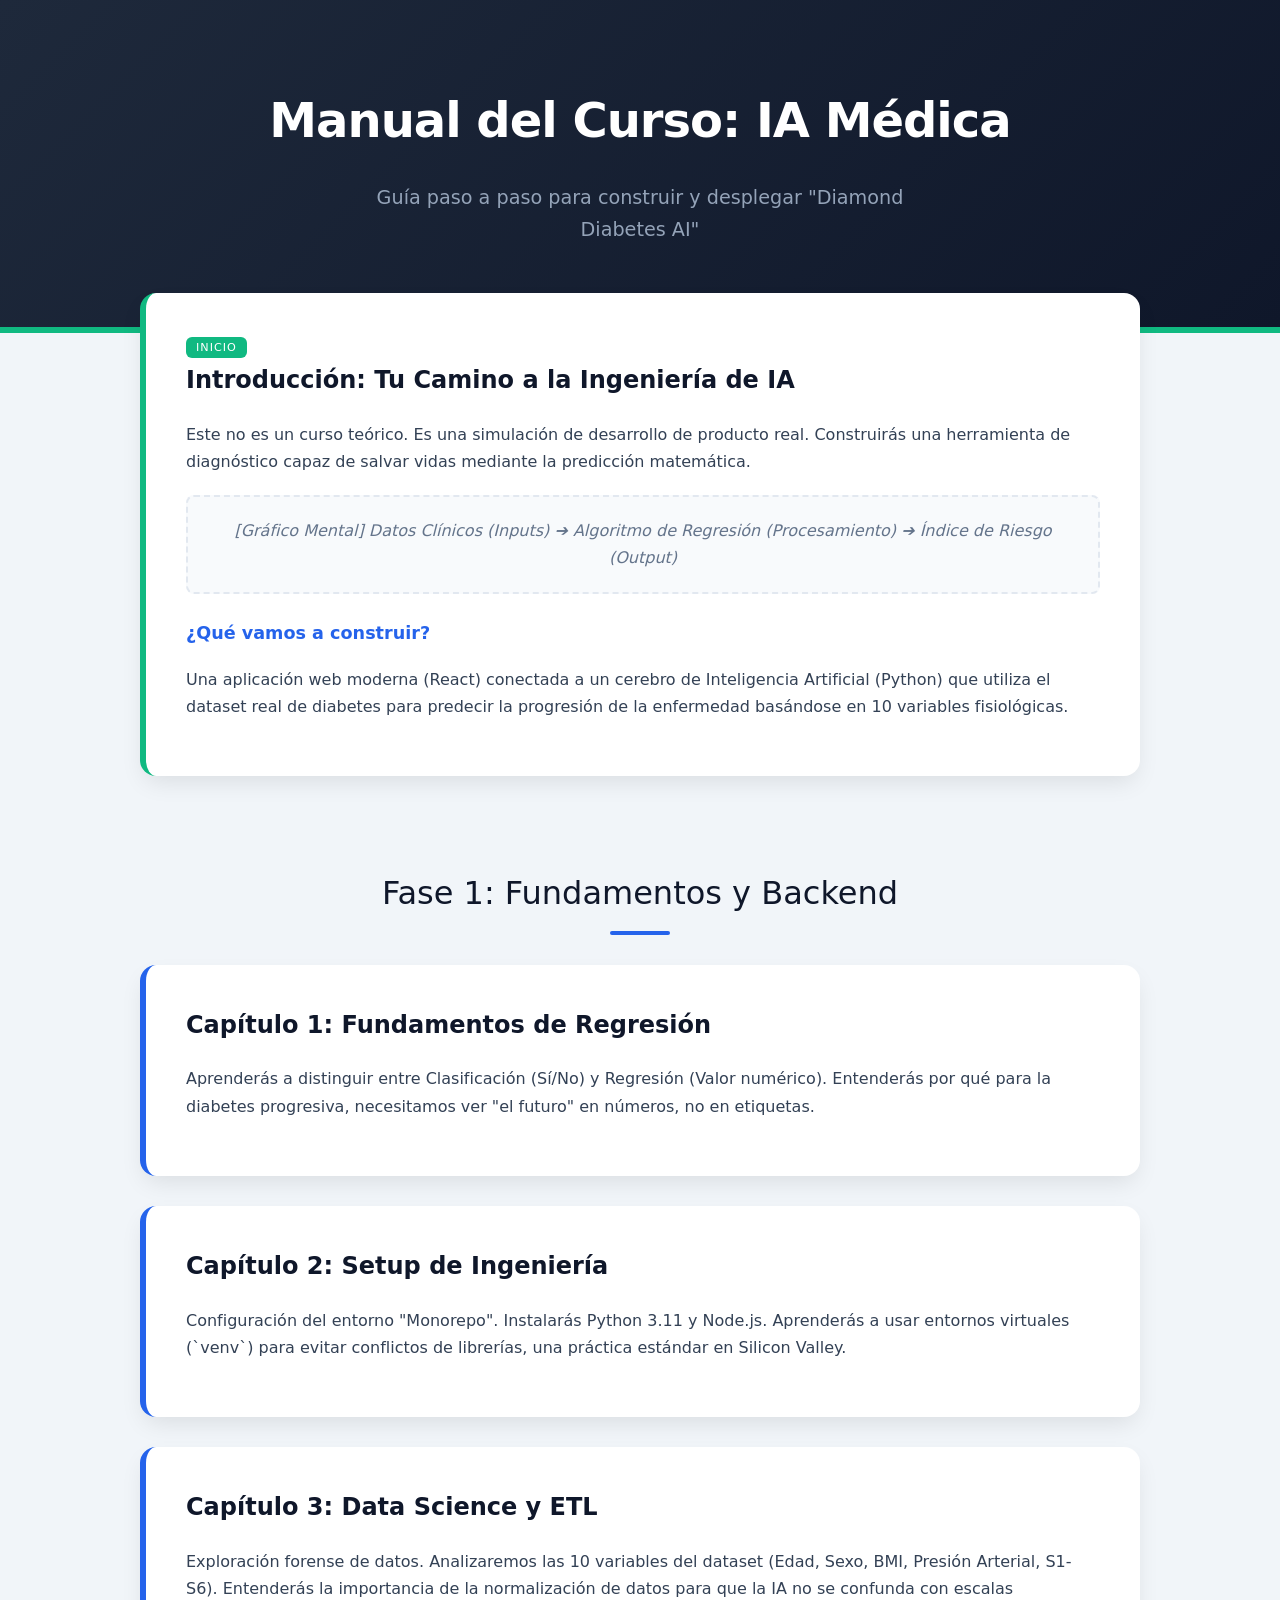
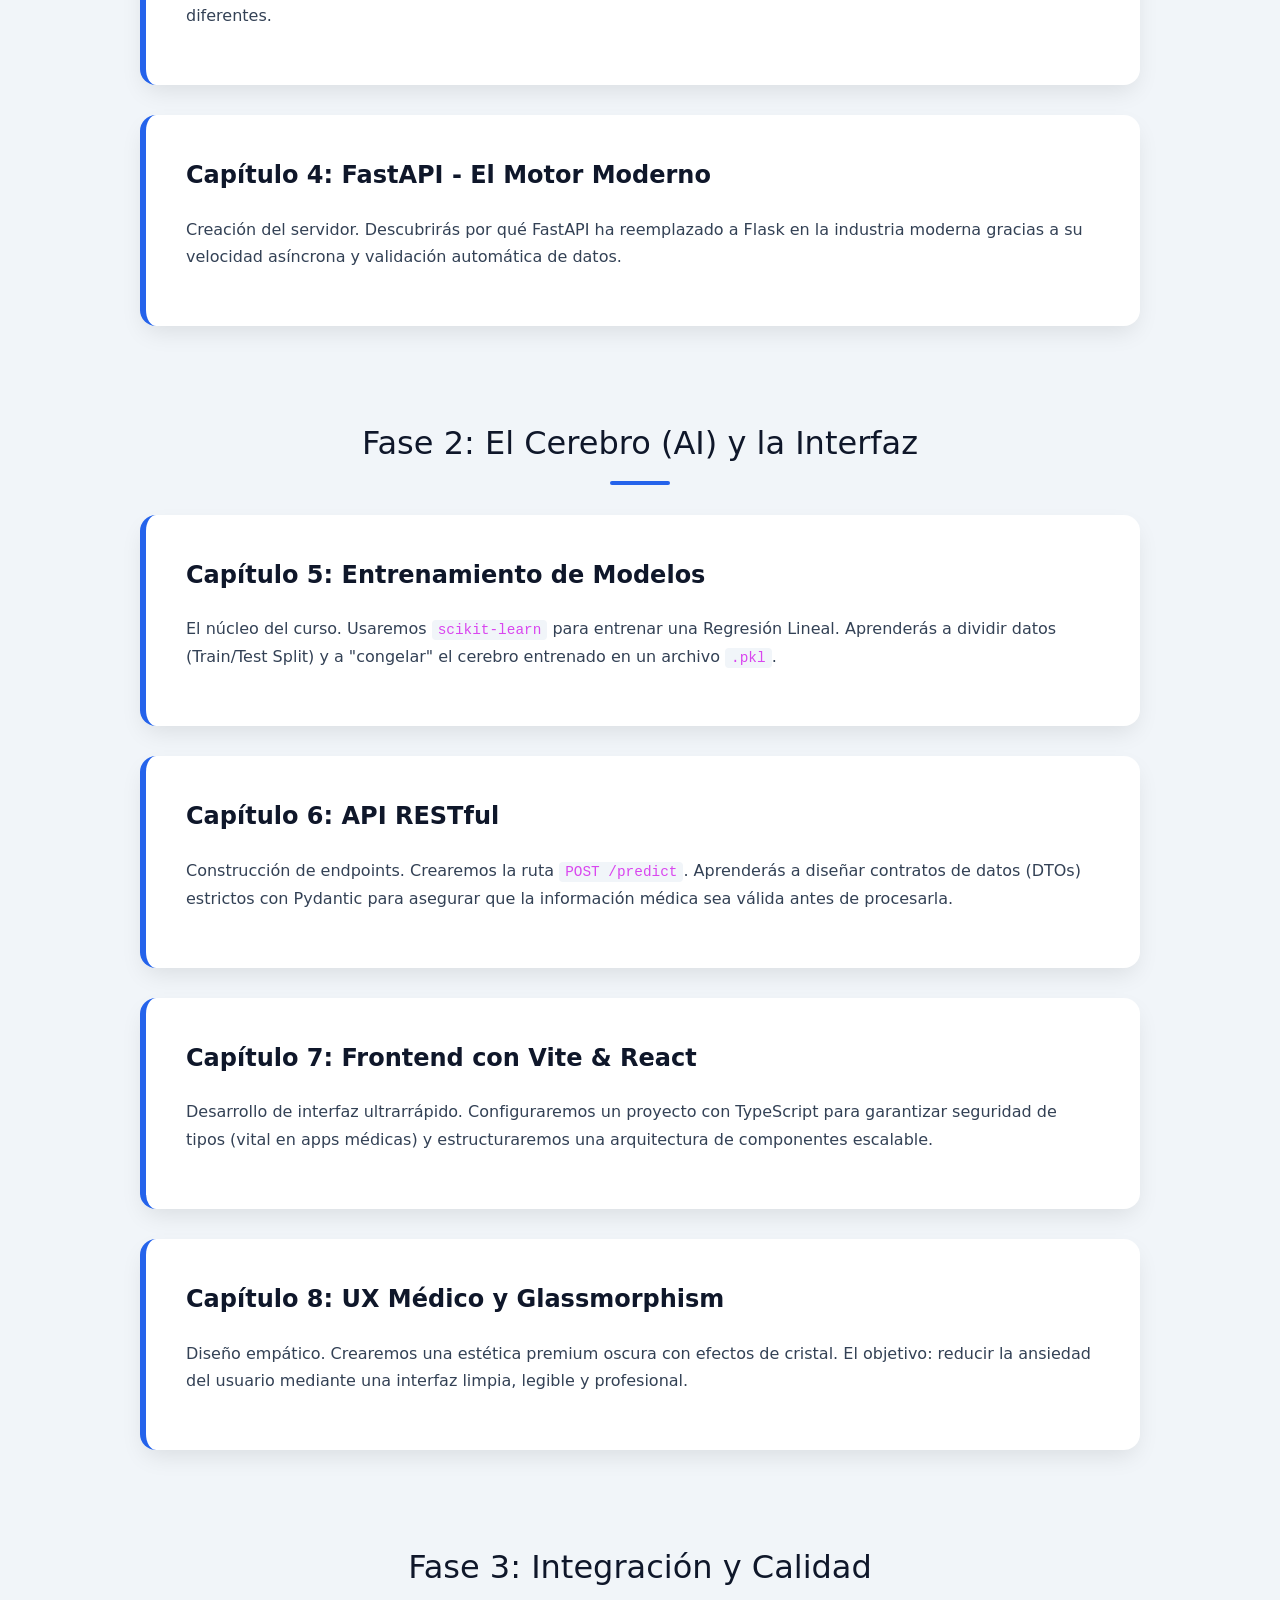
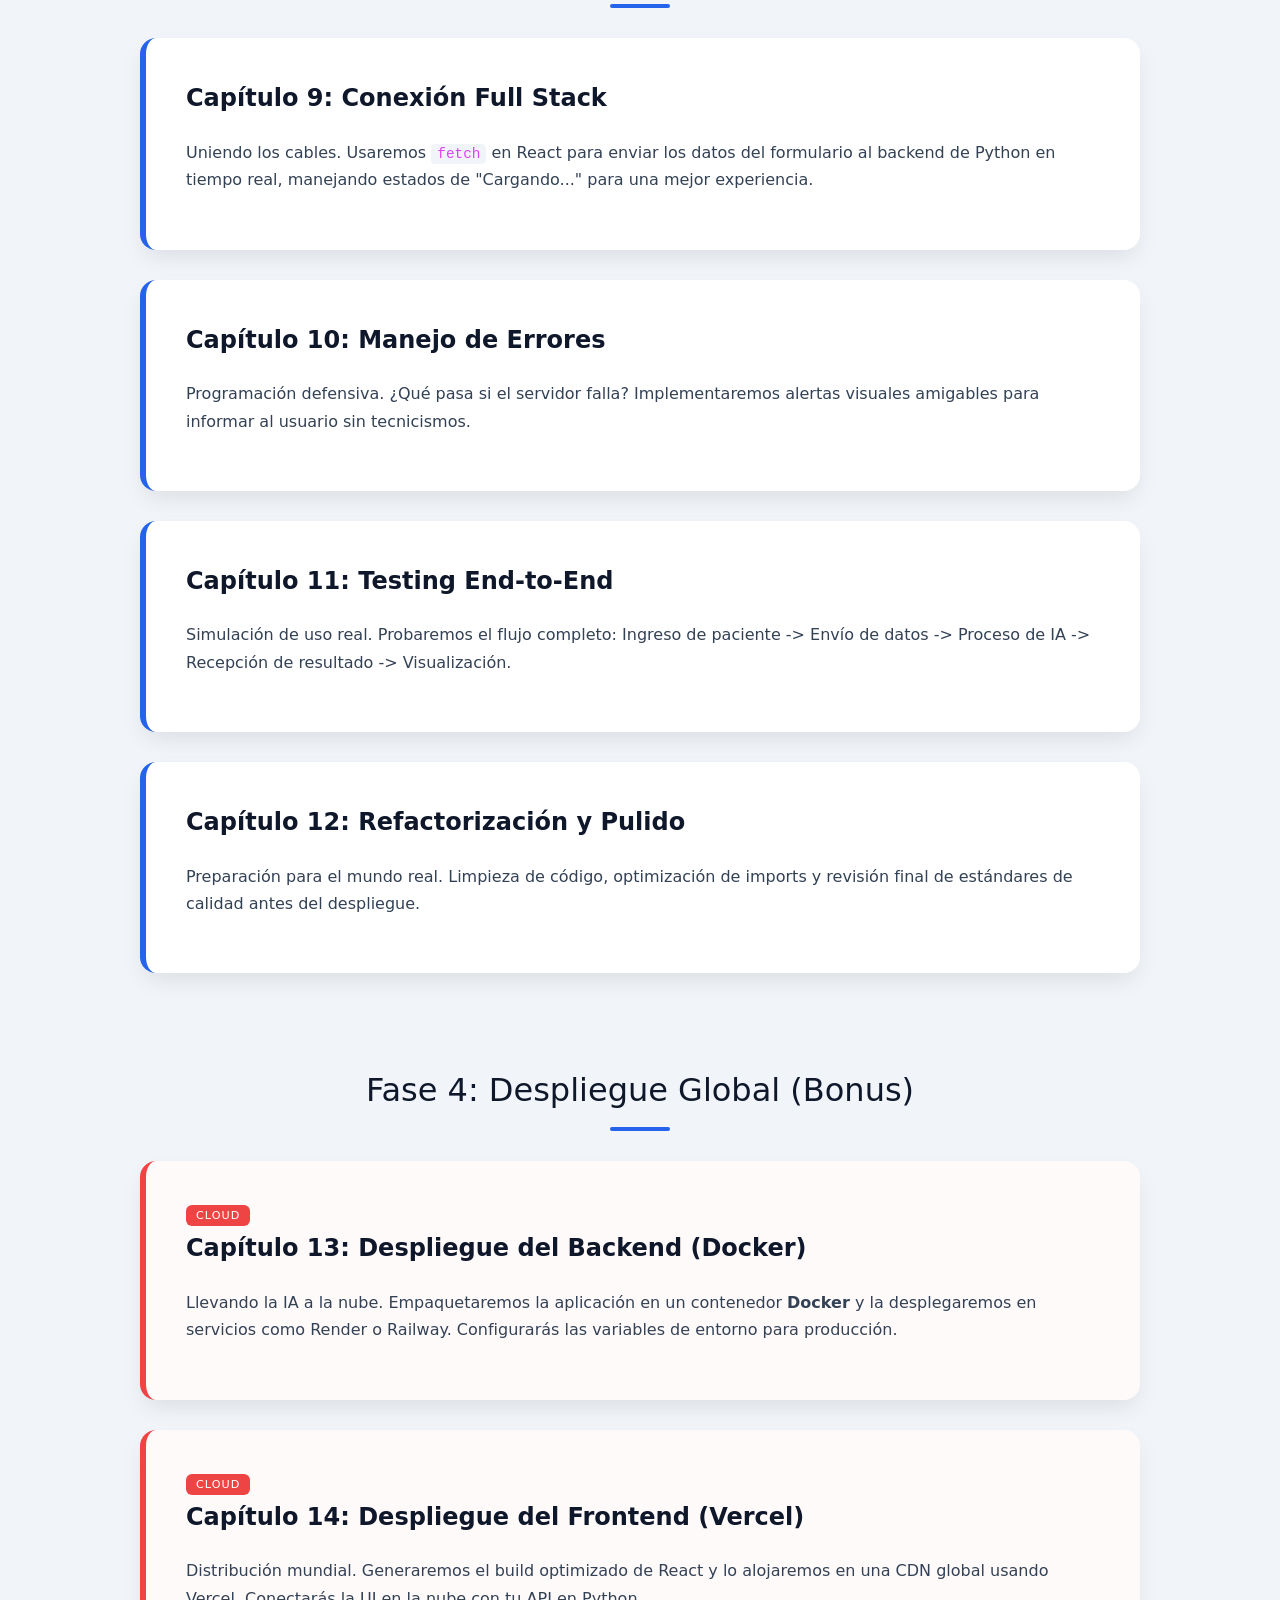
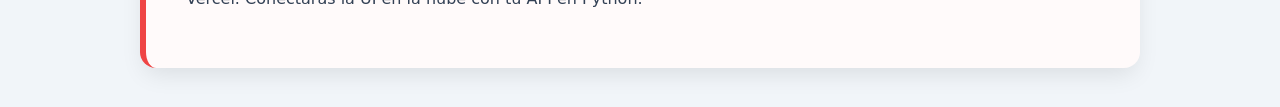
<file: Curso_Desarrollo_IA_Diabetes/Manual_Completo_Curso.html>
<!DOCTYPE html>
<html lang="es">

<head>
    <meta charset="UTF-8">
    <meta name="viewport" content="width=device-width, initial-scale=1.0">
    <title>Syllabus Completo: Ing. de IA Médica</title>
    <style>
        :root {
            --primary: #2563eb;
            --secondary: #0f172a;
            --accent: #10b981;
            --warning: #f59e0b;
            --danger: #ef4444;
            --bg: #f1f5f9;
            --text: #334155;
            --white: #ffffff;
        }

        body {
            font-family: 'Segoe UI', system-ui, sans-serif;
            background-color: var(--bg);
            color: var(--text);
            line-height: 1.7;
            margin: 0;
            padding: 0;
        }

        .hero {
            background: linear-gradient(135deg, #1e293b 0%, #0f172a 100%);
            color: white;
            padding: 80px 20px;
            text-align: center;
            border-bottom: 6px solid var(--accent);
        }

        .hero h1 {
            font-size: 3rem;
            margin: 0;
            letter-spacing: -1px;
        }

        .hero p {
            font-size: 1.2rem;
            color: #94a3b8;
            max-width: 600px;
            margin: 20px auto 0;
        }

        .container {
            max-width: 1000px;
            margin: -40px auto 40px;
            padding: 0 20px;
            position: relative;
            z-index: 10;
        }

        .section-title {
            text-align: center;
            margin: 60px 0 30px;
            color: var(--secondary);
            font-size: 2rem;
            position: relative;
            display: inline-block;
            width: 100%;
        }

        .section-title::after {
            content: '';
            display: block;
            width: 60px;
            height: 4px;
            background: var(--primary);
            margin: 10px auto 0;
            border-radius: 2px;
        }

        .module {
            background: var(--white);
            border-radius: 16px;
            padding: 40px;
            margin-bottom: 30px;
            box-shadow: 0 10px 25px -5px rgba(0, 0, 0, 0.1);
            border-left: 6px solid var(--primary);
            transition: transform 0.2s ease;
        }

        .module:hover {
            transform: translateY(-5px);
        }

        .module.deployment {
            border-left-color: var(--danger);
            background: #fffafa;
        }

        h2 {
            color: var(--secondary);
            margin-top: 0;
            font-size: 1.5rem;
            display: flex;
            align-items: center;
            gap: 10px;
        }

        h3 {
            color: var(--primary);
            margin-top: 25px;
            font-size: 1.1rem;
        }

        .badge {
            background: var(--secondary);
            color: white;
            padding: 4px 10px;
            border-radius: 6px;
            font-size: 0.7rem;
            text-transform: uppercase;
            letter-spacing: 1px;
            vertical-align: middle;
        }

        .diagram {
            background: #f8fafc;
            border: 2px dashed #e2e8f0;
            border-radius: 8px;
            padding: 20px;
            text-align: center;
            margin: 20px 0;
            color: #64748b;
            font-style: italic;
        }

        ul {
            padding-left: 20px;
        }

        li {
            margin-bottom: 10px;
        }

        code {
            background: #f1f5f9;
            color: #d946ef;
            padding: 2px 6px;
            border-radius: 4px;
            font-family: 'Consolas', monospace;
            font-size: 0.9em;
        }
    </style>
</head>

<body>

    <div class="hero">
        <h1>Manual del Curso: IA Médica</h1>
        <p>Guía paso a paso para construir y desplegar "Diamond Diabetes AI"</p>
    </div>

    <div class="container">

        <!-- INTRO -->
        <div class="module" style="border-left-color: var(--accent);">
            <span class="badge" style="background: var(--accent);">Inicio</span>
            <h2>Introducción: Tu Camino a la Ingeniería de IA</h2>
            <p>Este no es un curso teórico. Es una simulación de desarrollo de producto real. Construirás una
                herramienta de diagnóstico capaz de salvar vidas mediante la predicción matemática.</p>

            <div class="diagram">
                [Gráfico Mental] Datos Clínicos (Inputs) ➔ Algoritmo de Regresión (Procesamiento) ➔ Índice de Riesgo
                (Output)
            </div>

            <h3>¿Qué vamos a construir?</h3>
            <p>Una aplicación web moderna (React) conectada a un cerebro de Inteligencia Artificial (Python) que utiliza
                el dataset real de diabetes para predecir la progresión de la enfermedad basándose en 10 variables
                fisiológicas.</p>
        </div>

        <!-- PARTE 1 -->
        <div class="section-title">Fase 1: Fundamentos y Backend</div>

        <div class="module">
            <h2>Capítulo 1: Fundamentos de Regresión</h2>
            <p>Aprenderás a distinguir entre Clasificación (Sí/No) y Regresión (Valor numérico). Entenderás por qué para
                la diabetes progresiva, necesitamos ver "el futuro" en números, no en etiquetas.</p>
        </div>

        <div class="module">
            <h2>Capítulo 2: Setup de Ingeniería</h2>
            <p>Configuración del entorno "Monorepo". Instalarás Python 3.11 y Node.js. Aprenderás a usar entornos
                virtuales (`venv`) para evitar conflictos de librerías, una práctica estándar en Silicon Valley.</p>
        </div>

        <div class="module">
            <h2>Capítulo 3: Data Science y ETL</h2>
            <p>Exploración forense de datos. Analizaremos las 10 variables del dataset (Edad, Sexo, BMI, Presión
                Arterial, S1-S6). Entenderás la importancia de la normalización de datos para que la IA no se confunda
                con escalas diferentes.</p>
        </div>

        <div class="module">
            <h2>Capítulo 4: FastAPI - El Motor Moderno</h2>
            <p>Creación del servidor. Descubrirás por qué FastAPI ha reemplazado a Flask en la industria moderna gracias
                a su velocidad asíncrona y validación automática de datos.</p>
        </div>

        <!-- PARTE 2 -->
        <div class="section-title">Fase 2: El Cerebro (AI) y la Interfaz</div>

        <div class="module">
            <h2>Capítulo 5: Entrenamiento de Modelos</h2>
            <p>El núcleo del curso. Usaremos <code>scikit-learn</code> para entrenar una Regresión Lineal. Aprenderás a
                dividir datos (Train/Test Split) y a "congelar" el cerebro entrenado en un archivo <code>.pkl</code>.
            </p>
        </div>

        <div class="module">
            <h2>Capítulo 6: API RESTful</h2>
            <p>Construcción de endpoints. Crearemos la ruta <code>POST /predict</code>. Aprenderás a diseñar contratos
                de datos (DTOs) estrictos con Pydantic para asegurar que la información médica sea válida antes de
                procesarla.</p>
        </div>

        <div class="module">
            <h2>Capítulo 7: Frontend con Vite & React</h2>
            <p>Desarrollo de interfaz ultrarrápido. Configuraremos un proyecto con TypeScript para garantizar seguridad
                de tipos (vital en apps médicas) y estructuraremos una arquitectura de componentes escalable.</p>
        </div>

        <div class="module">
            <h2>Capítulo 8: UX Médico y Glassmorphism</h2>
            <p>Diseño empático. Crearemos una estética premium oscura con efectos de cristal. El objetivo: reducir la
                ansiedad del usuario mediante una interfaz limpia, legible y profesional.</p>
        </div>

        <!-- PARTE 3 -->
        <div class="section-title">Fase 3: Integración y Calidad</div>

        <div class="module">
            <h2>Capítulo 9: Conexión Full Stack</h2>
            <p>Uniendo los cables. Usaremos <code>fetch</code> en React para enviar los datos del formulario al backend
                de Python en tiempo real, manejando estados de "Cargando..." para una mejor experiencia.</p>
        </div>

        <div class="module">
            <h2>Capítulo 10: Manejo de Errores</h2>
            <p>Programación defensiva. ¿Qué pasa si el servidor falla? Implementaremos alertas visuales amigables para
                informar al usuario sin tecnicismos.</p>
        </div>

        <div class="module">
            <h2>Capítulo 11: Testing End-to-End</h2>
            <p>Simulación de uso real. Probaremos el flujo completo: Ingreso de paciente -> Envío de datos -> Proceso de
                IA -> Recepción de resultado -> Visualización.</p>
        </div>

        <div class="module">
            <h2>Capítulo 12: Refactorización y Pulido</h2>
            <p>Preparación para el mundo real. Limpieza de código, optimización de imports y revisión final de
                estándares de calidad antes del despliegue.</p>
        </div>

        <!-- DEPLIEGUE -->
        <div class="section-title">Fase 4: Despliegue Global (Bonus)</div>

        <div class="module deployment">
            <span class="badge" style="background: var(--danger);">Cloud</span>
            <h2>Capítulo 13: Despliegue del Backend (Docker)</h2>
            <p>Llevando la IA a la nube. Empaquetaremos la aplicación en un contenedor <strong>Docker</strong> y la
                desplegaremos en servicios como Render o Railway. Configurarás las variables de entorno para producción.
            </p>
        </div>

        <div class="module deployment">
            <span class="badge" style="background: var(--danger);">Cloud</span>
            <h2>Capítulo 14: Despliegue del Frontend (Vercel)</h2>
            <p>Distribución mundial. Generaremos el build optimizado de React y lo alojaremos en una CDN global usando
                Vercel. Conectarás la UI en la nube con tu API en Python.</p>
        </div>

    </div>

</body>

</html>
</file>
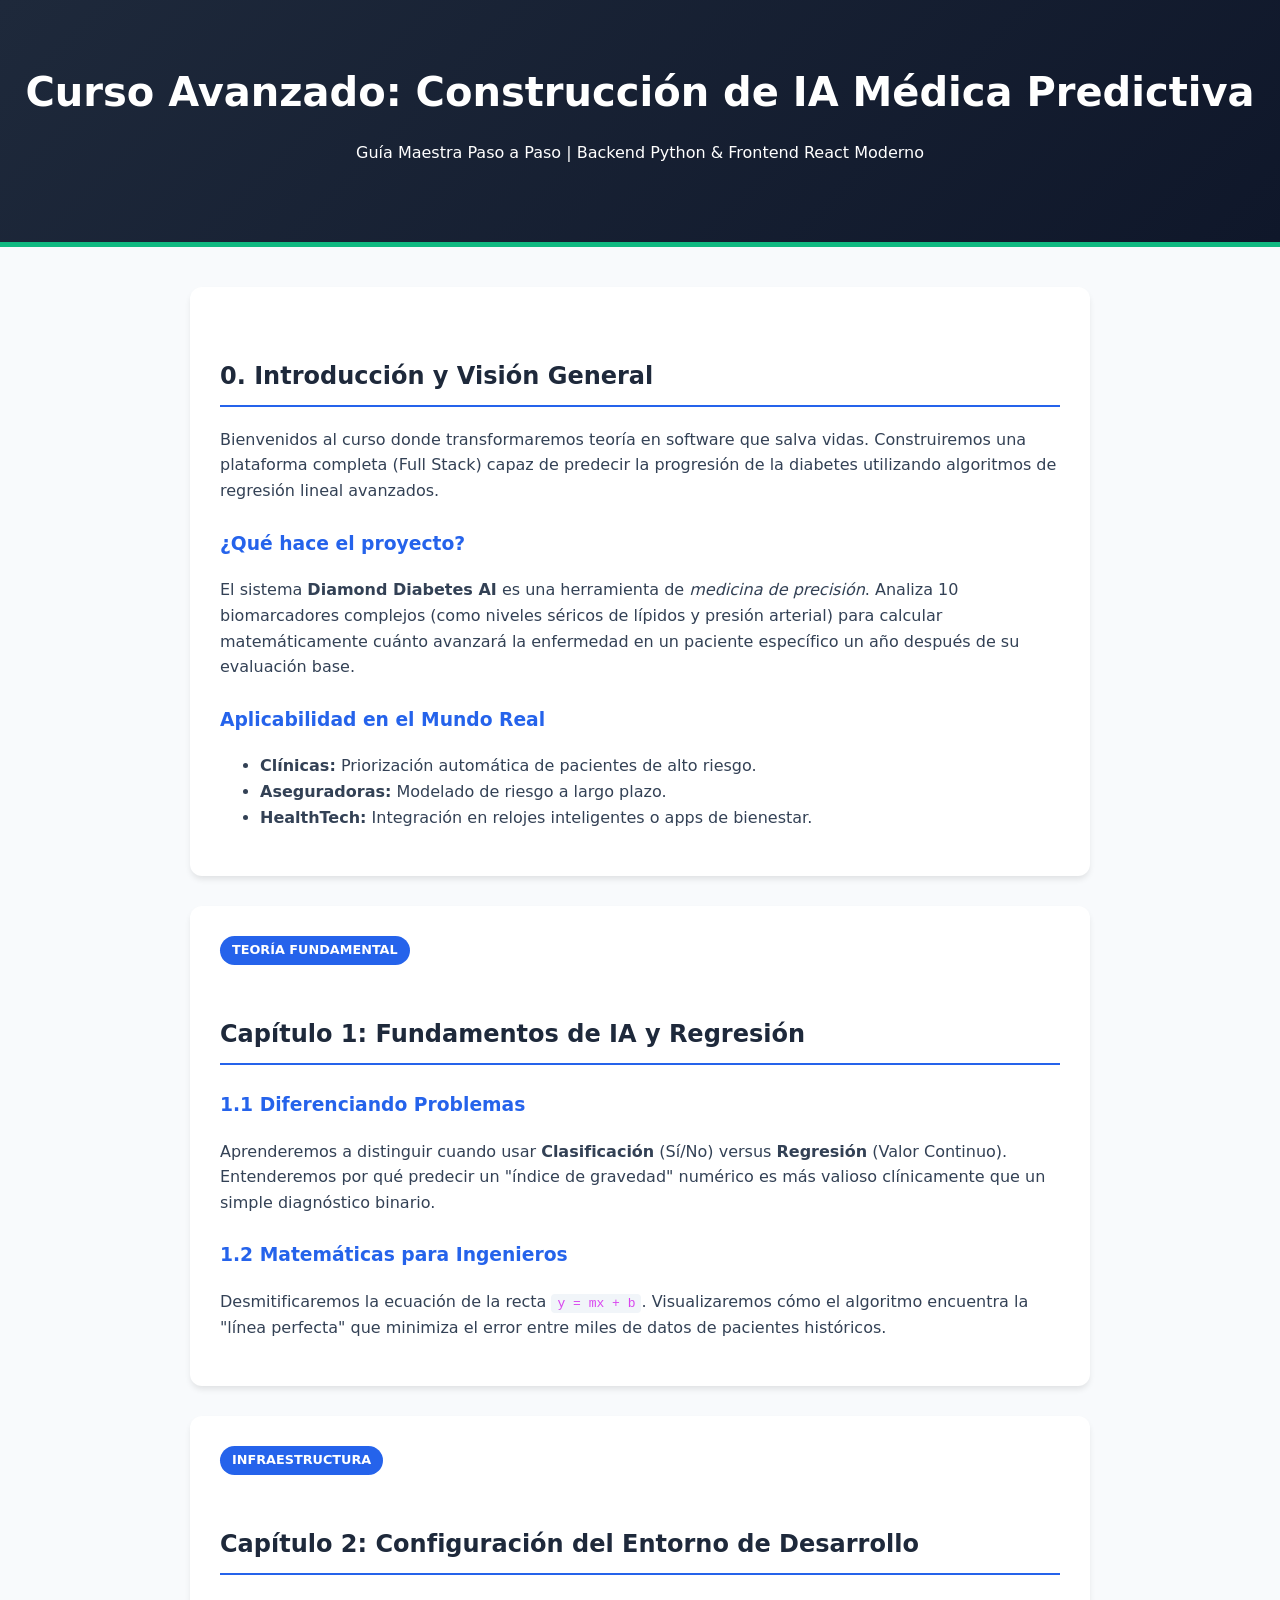
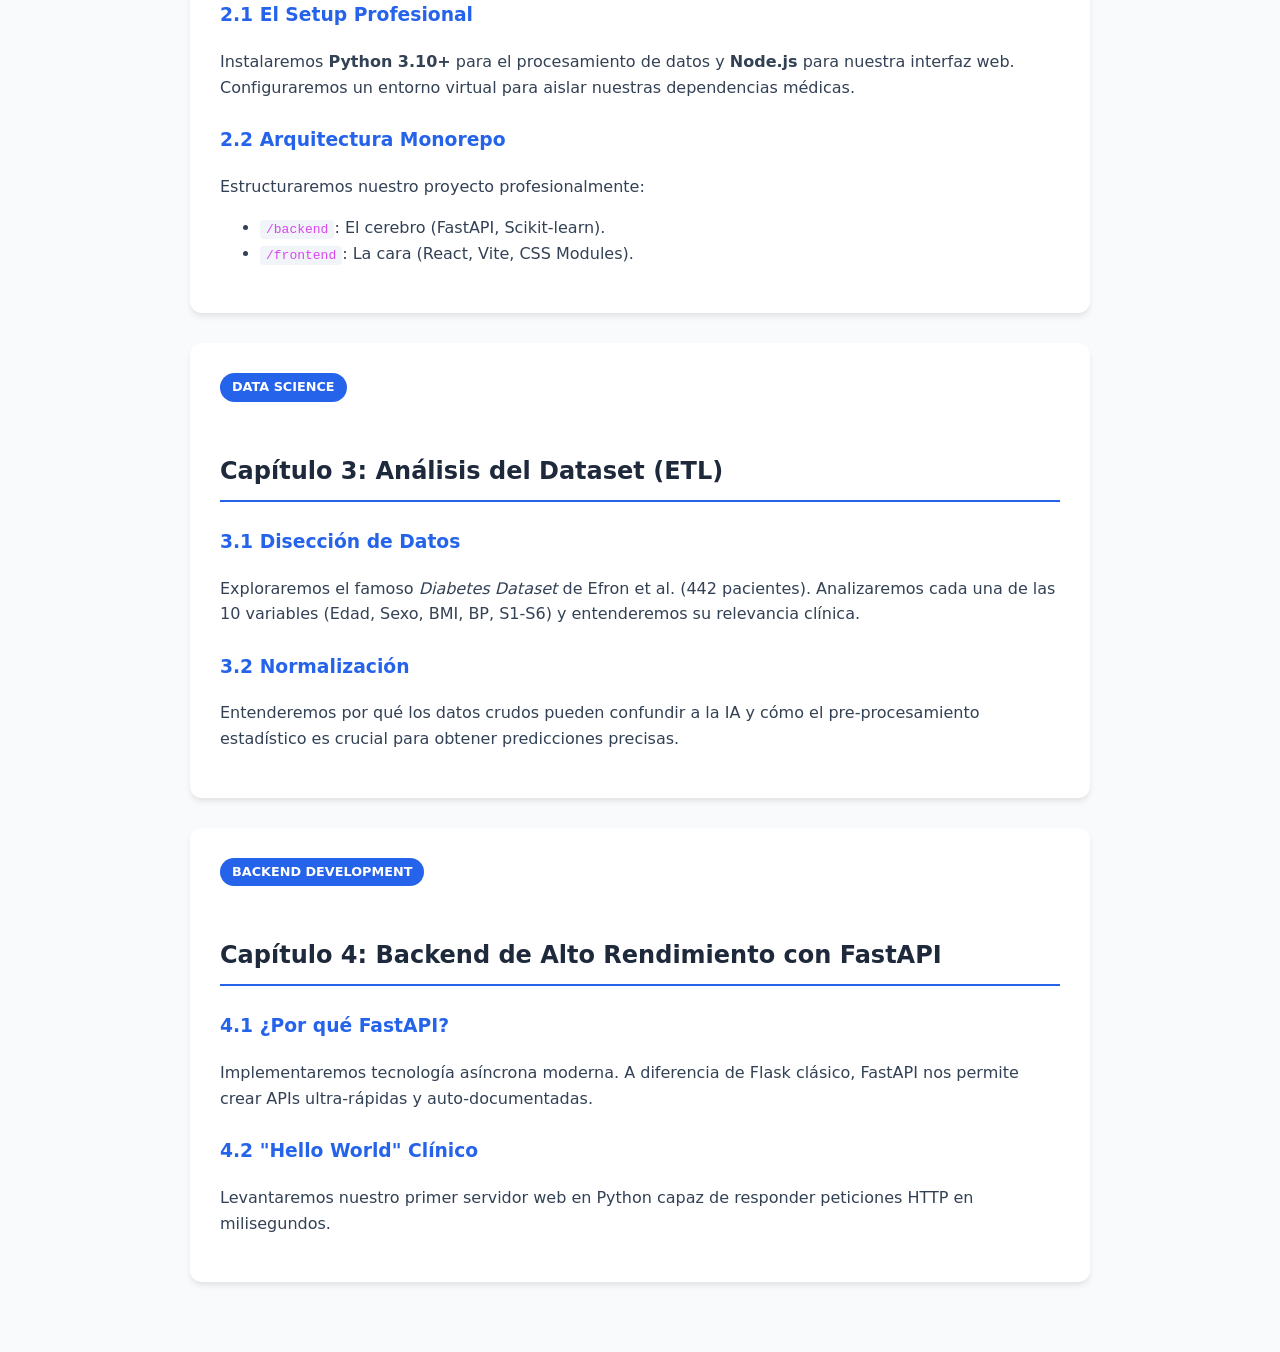
<file: Curso_Desarrollo_IA_Diabetes/Parte_1_Fundamentos.html>
<!DOCTYPE html>
<html lang="es">

<head>
    <meta charset="UTF-8">
    <meta name="viewport" content="width=device-width, initial-scale=1.0">
    <title>Syllabus: IA Clínica Full Stack</title>
    <style>
        :root {
            --primary: #2563eb;
            --secondary: #1e293b;
            --accent: #10b981;
            --bg: #f8fafc;
            --text: #334155;
            --white: #ffffff;
        }

        body {
            font-family: 'Segoe UI', system-ui, sans-serif;
            background-color: var(--bg);
            color: var(--text);
            line-height: 1.6;
            margin: 0;
            padding: 0;
        }

        .container {
            max-width: 900px;
            margin: 0 auto;
            padding: 40px 20px;
        }

        header {
            background: linear-gradient(135deg, var(--secondary), #0f172a);
            color: var(--white);
            padding: 60px 20px;
            text-align: center;
            border-bottom: 5px solid var(--accent);
        }

        h1 {
            margin: 0;
            font-size: 2.5rem;
        }

        h2 {
            color: var(--secondary);
            border-bottom: 2px solid var(--primary);
            padding-bottom: 10px;
            margin-top: 40px;
        }

        h3 {
            color: var(--primary);
            margin-top: 25px;
        }

        .module {
            background: var(--white);
            border-radius: 12px;
            padding: 30px;
            margin-bottom: 30px;
            box-shadow: 0 4px 6px -1px rgba(0, 0, 0, 0.1);
            transition: transform 0.2s;
        }

        .module:hover {
            transform: translateY(-3px);
        }

        .highlight {
            color: var(--accent);
            font-weight: bold;
        }

        code {
            background: #f1f5f9;
            padding: 2px 6px;
            border-radius: 4px;
            color: #d946ef;
            font-family: monospace;
        }

        .badge {
            display: inline-block;
            background: var(--primary);
            color: white;
            padding: 4px 12px;
            border-radius: 20px;
            font-size: 0.8rem;
            margin-bottom: 10px;
            text-transform: uppercase;
            font-weight: 600;
        }
    </style>
</head>

<body>

    <header>
        <h1>Curso Avanzado: Construcción de IA Médica Predictiva</h1>
        <p>Guía Maestra Paso a Paso | Backend Python & Frontend React Moderno</p>
    </header>

    <div class="container">

        <div class="module">
            <h2>0. Introducción y Visión General</h2>
            <p>Bienvenidos al curso donde transformaremos teoría en software que salva vidas. Construiremos una
                plataforma completa (Full Stack) capaz de predecir la progresión de la diabetes utilizando algoritmos de
                regresión lineal avanzados.</p>

            <h3>¿Qué hace el proyecto?</h3>
            <p>El sistema <strong>Diamond Diabetes AI</strong> es una herramienta de <em>medicina de precisión</em>.
                Analiza 10 biomarcadores complejos (como niveles séricos de lípidos y presión arterial) para calcular
                matemáticamente cuánto avanzará la enfermedad en un paciente específico un año después de su evaluación
                base.</p>

            <h3>Aplicabilidad en el Mundo Real</h3>
            <ul>
                <li><strong>Clínicas:</strong> Priorización automática de pacientes de alto riesgo.</li>
                <li><strong>Aseguradoras:</strong> Modelado de riesgo a largo plazo.</li>
                <li><strong>HealthTech:</strong> Integración en relojes inteligentes o apps de bienestar.</li>
            </ul>
        </div>

        <!-- CAPÍTULO 1 -->
        <div class="module">
            <span class="badge">Teoría Fundamental</span>
            <h2>Capítulo 1: Fundamentos de IA y Regresión</h2>
            <h3>1.1 Diferenciando Problemas</h3>
            <p>Aprenderemos a distinguir cuando usar <strong>Clasificación</strong> (Sí/No) versus
                <strong>Regresión</strong> (Valor Continuo). Entenderemos por qué predecir un "índice de gravedad"
                numérico es más valioso clínicamente que un simple diagnóstico binario.</p>

            <h3>1.2 Matemáticas para Ingenieros</h3>
            <p>Desmitificaremos la ecuación de la recta <code>y = mx + b</code>. Visualizaremos cómo el algoritmo
                encuentra la "línea perfecta" que minimiza el error entre miles de datos de pacientes históricos.</p>
        </div>

        <!-- CAPÍTULO 2 -->
        <div class="module">
            <span class="badge">Infraestructura</span>
            <h2>Capítulo 2: Configuración del Entorno de Desarrollo</h2>
            <h3>2.1 El Setup Profesional</h3>
            <p>Instalaremos <strong>Python 3.10+</strong> para el procesamiento de datos y <strong>Node.js</strong> para
                nuestra interfaz web. Configuraremos un entorno virtual para aislar nuestras dependencias médicas.</p>

            <h3>2.2 Arquitectura Monorepo</h3>
            <p>Estructuraremos nuestro proyecto profesionalmente:</p>
            <ul>
                <li><code>/backend</code>: El cerebro (FastAPI, Scikit-learn).</li>
                <li><code>/frontend</code>: La cara (React, Vite, CSS Modules).</li>
            </ul>
        </div>

        <!-- CAPÍTULO 3 -->
        <div class="module">
            <span class="badge">Data Science</span>
            <h2>Capítulo 3: Análisis del Dataset (ETL)</h2>
            <h3>3.1 Disección de Datos</h3>
            <p>Exploraremos el famoso <em>Diabetes Dataset</em> de Efron et al. (442 pacientes). Analizaremos cada una
                de las 10 variables (Edad, Sexo, BMI, BP, S1-S6) y entenderemos su relevancia clínica.</p>

            <h3>3.2 Normalización</h3>
            <p>Entenderemos por qué los datos crudos pueden confundir a la IA y cómo el pre-procesamiento estadístico es
                crucial para obtener predicciones precisas.</p>
        </div>

        <!-- CAPÍTULO 4 -->
        <div class="module">
            <span class="badge">Backend Development</span>
            <h2>Capítulo 4: Backend de Alto Rendimiento con FastAPI</h2>
            <h3>4.1 ¿Por qué FastAPI?</h3>
            <p>Implementaremos tecnología asíncrona moderna. A diferencia de Flask clásico, FastAPI nos permite crear
                APIs ultra-rápidas y auto-documentadas.</p>

            <h3>4.2 "Hello World" Clínico</h3>
            <p>Levantaremos nuestro primer servidor web en Python capaz de responder peticiones HTTP en milisegundos.
            </p>
        </div>

    </div>
</body>

</html>
</file>
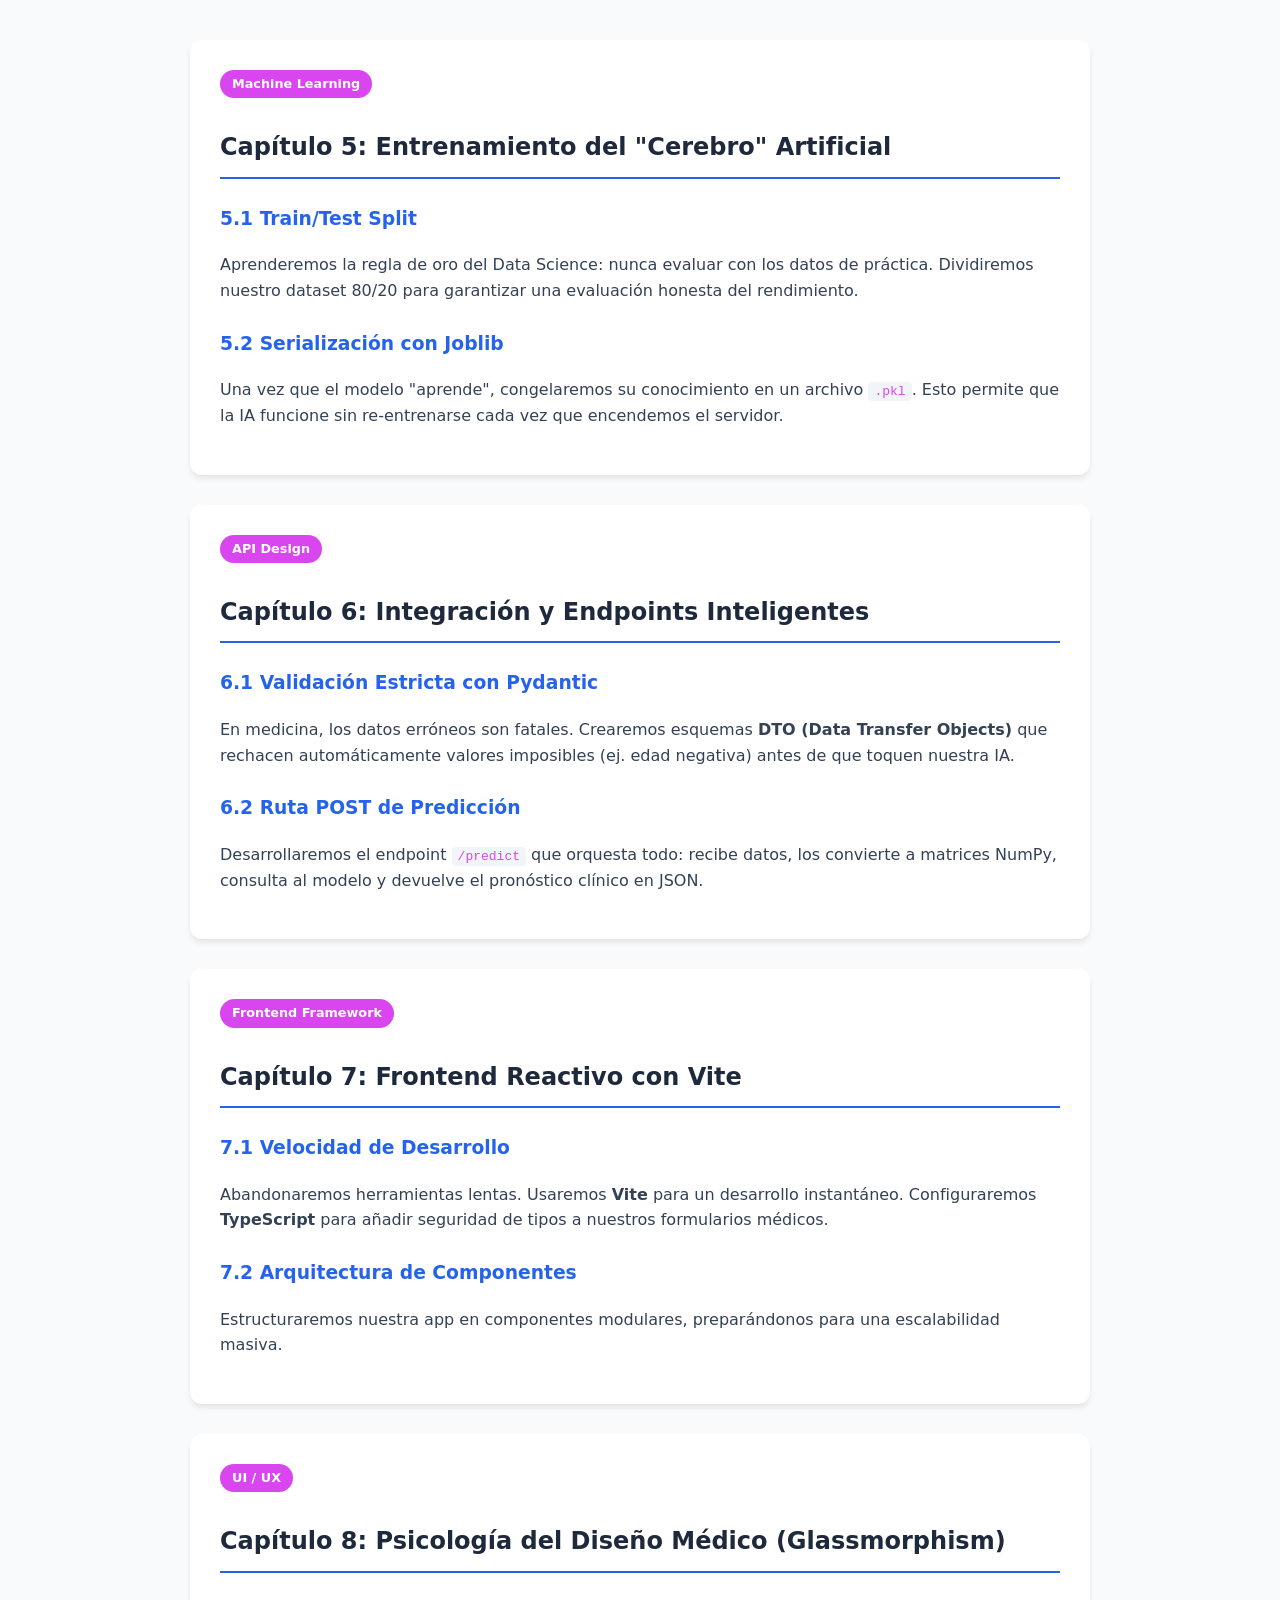
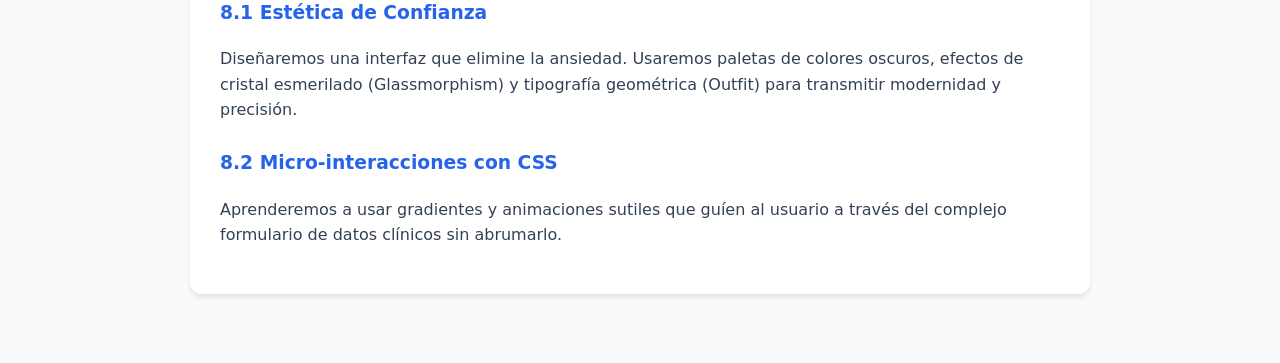
<file: Curso_Desarrollo_IA_Diabetes/Parte_2_Construccion.html>
<!DOCTYPE html>
<html lang="es">

<head>
    <meta charset="UTF-8">
    <meta name="viewport" content="width=device-width, initial-scale=1.0">
    <title>Syllabus Parte 2: Construcción</title>
    <style>
        :root {
            --primary: #2563eb;
            --secondary: #1e293b;
            --accent: #d946ef;
            /* Magenta para diferenciar parte 2 */
            --bg: #f8fafc;
            --text: #334155;
            --white: #ffffff;
        }

        body {
            font-family: 'Segoe UI', system-ui, sans-serif;
            background-color: var(--bg);
            color: var(--text);
            line-height: 1.6;
            margin: 0;
            padding: 0;
        }

        .container {
            max-width: 900px;
            margin: 0 auto;
            padding: 40px 20px;
        }

        /* Reutilizamos estilos base */
        .module {
            background: var(--white);
            border-radius: 12px;
            padding: 30px;
            margin-bottom: 30px;
            box-shadow: 0 4px 6px -1px rgba(0, 0, 0, 0.1);
        }

        h2 {
            color: var(--secondary);
            border-bottom: 2px solid var(--primary);
            padding-bottom: 10px;
        }

        h3 {
            color: var(--primary);
            margin-top: 25px;
        }

        .badge {
            display: inline-block;
            background: var(--accent);
            color: white;
            padding: 4px 12px;
            border-radius: 20px;
            font-size: 0.8rem;
            margin-bottom: 10px;
            font-weight: 600;
        }

        code {
            background: #f1f5f9;
            padding: 2px 6px;
            border-radius: 4px;
            color: #d946ef;
            font-family: monospace;
        }
    </style>
</head>

<body>

    <div class="container">

        <!-- CAPÍTULO 5 -->
        <div class="module">
            <span class="badge">Machine Learning</span>
            <h2>Capítulo 5: Entrenamiento del "Cerebro" Artificial</h2>
            <h3>5.1 Train/Test Split</h3>
            <p>Aprenderemos la regla de oro del Data Science: nunca evaluar con los datos de práctica. Dividiremos
                nuestro dataset 80/20 para garantizar una evaluación honesta del rendimiento.</p>

            <h3>5.2 Serialización con Joblib</h3>
            <p>Una vez que el modelo "aprende", congelaremos su conocimiento en un archivo <code>.pkl</code>. Esto
                permite que la IA funcione sin re-entrenarse cada vez que encendemos el servidor.</p>
        </div>

        <!-- CAPÍTULO 6 -->
        <div class="module">
            <span class="badge">API Design</span>
            <h2>Capítulo 6: Integración y Endpoints Inteligentes</h2>
            <h3>6.1 Validación Estricta con Pydantic</h3>
            <p>En medicina, los datos erróneos son fatales. Crearemos esquemas <strong>DTO (Data Transfer
                    Objects)</strong> que rechacen automáticamente valores imposibles (ej. edad negativa) antes de que
                toquen nuestra IA.</p>

            <h3>6.2 Ruta POST de Predicción</h3>
            <p>Desarrollaremos el endpoint <code>/predict</code> que orquesta todo: recibe datos, los convierte a
                matrices NumPy, consulta al modelo y devuelve el pronóstico clínico en JSON.</p>
        </div>

        <!-- CAPÍTULO 7 -->
        <div class="module">
            <span class="badge">Frontend Framework</span>
            <h2>Capítulo 7: Frontend Reactivo con Vite</h2>
            <h3>7.1 Velocidad de Desarrollo</h3>
            <p>Abandonaremos herramientas lentas. Usaremos <strong>Vite</strong> para un desarrollo instantáneo.
                Configuraremos <strong>TypeScript</strong> para añadir seguridad de tipos a nuestros formularios
                médicos.</p>

            <h3>7.2 Arquitectura de Componentes</h3>
            <p>Estructuraremos nuestra app en componentes modulares, preparándonos para una escalabilidad masiva.</p>
        </div>

        <!-- CAPÍTULO 8 -->
        <div class="module">
            <span class="badge">UI / UX</span>
            <h2>Capítulo 8: Psicología del Diseño Médico (Glassmorphism)</h2>
            <h3>8.1 Estética de Confianza</h3>
            <p>Diseñaremos una interfaz que elimine la ansiedad. Usaremos paletas de colores oscuros, efectos de cristal
                esmerilado (Glassmorphism) y tipografía geométrica (Outfit) para transmitir modernidad y precisión.</p>

            <h3>8.2 Micro-interacciones con CSS</h3>
            <p>Aprenderemos a usar gradientes y animaciones sutiles que guíen al usuario a través del complejo
                formulario de datos clínicos sin abrumarlo.</p>
        </div>

    </div>
</body>

</html>
</file>
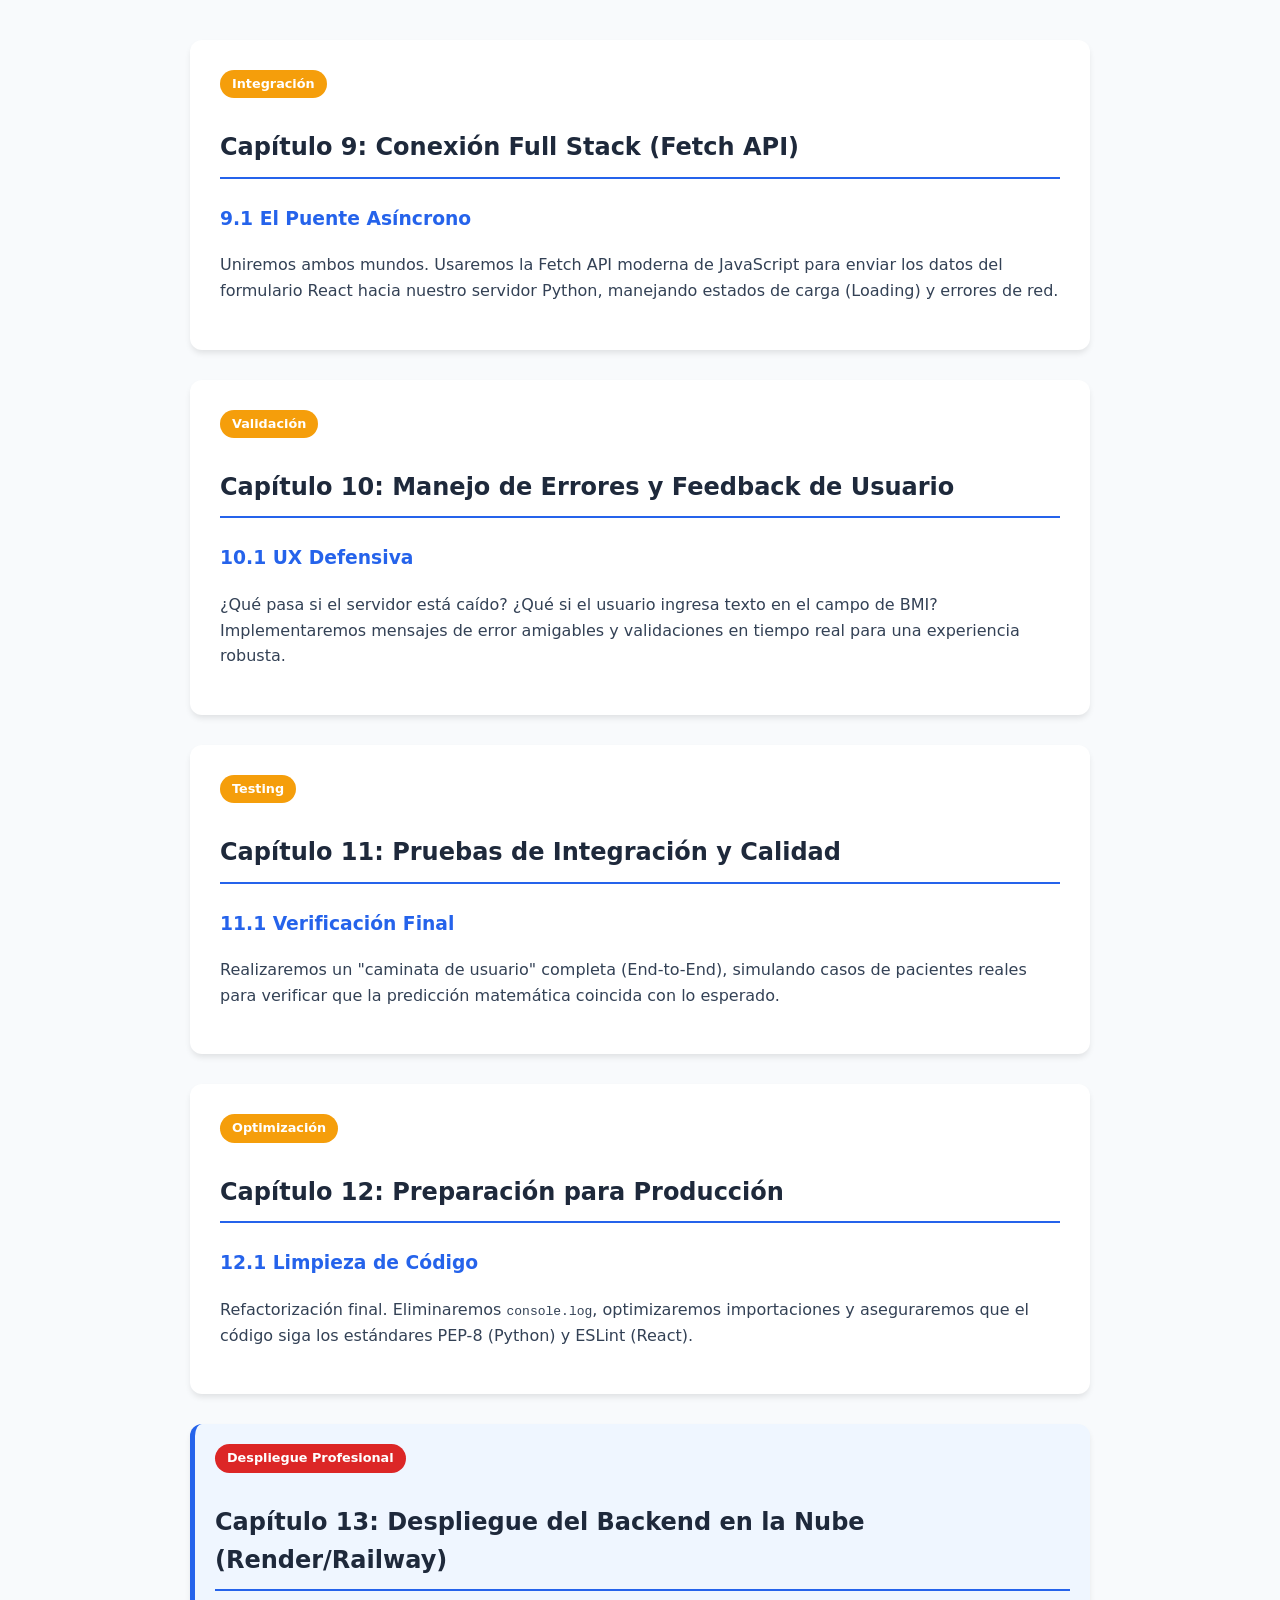
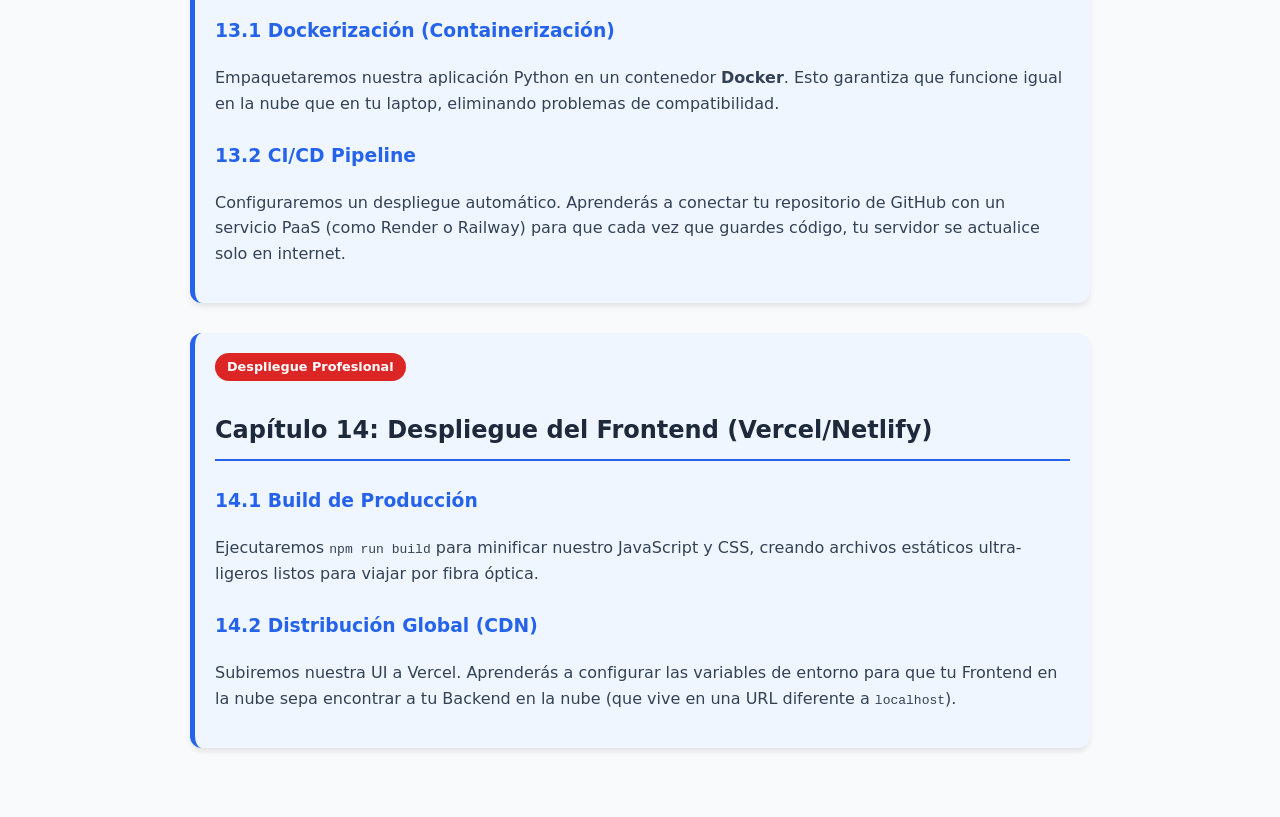
<file: Curso_Desarrollo_IA_Diabetes/Parte_3_Despliegue.html>
<!DOCTYPE html>
<html lang="es">

<head>
    <meta charset="UTF-8">
    <meta name="viewport" content="width=device-width, initial-scale=1.0">
    <title>Syllabus Parte 3: Finalización y Despliegue</title>
    <style>
        :root {
            --primary: #2563eb;
            --secondary: #1e293b;
            --accent: #f59e0b;
            /* Ambar para la fase final */
            --bg: #f8fafc;
            --text: #334155;
            --white: #ffffff;
        }

        body {
            font-family: 'Segoe UI', system-ui, sans-serif;
            background-color: var(--bg);
            color: var(--text);
            line-height: 1.6;
            margin: 0;
            padding: 0;
        }

        .container {
            max-width: 900px;
            margin: 0 auto;
            padding: 40px 20px;
        }

        .module {
            background: var(--white);
            border-radius: 12px;
            padding: 30px;
            margin-bottom: 30px;
            box-shadow: 0 4px 6px -1px rgba(0, 0, 0, 0.1);
        }

        h2 {
            color: var(--secondary);
            border-bottom: 2px solid var(--primary);
            padding-bottom: 10px;
        }

        h3 {
            color: var(--primary);
            margin-top: 25px;
        }

        .badge {
            display: inline-block;
            background: var(--accent);
            color: white;
            padding: 4px 12px;
            border-radius: 20px;
            font-size: 0.8rem;
            margin-bottom: 10px;
            font-weight: 600;
        }

        .deploy-section {
            background: #eff6ff;
            border-left: 5px solid var(--primary);
            padding: 20px;
            margin-top: 20px;
        }
    </style>
</head>

<body>

    <div class="container">

        <!-- CAPÍTULO 9 -->
        <div class="module">
            <span class="badge">Integración</span>
            <h2>Capítulo 9: Conexión Full Stack (Fetch API)</h2>
            <h3>9.1 El Puente Asíncrono</h3>
            <p>Uniremos ambos mundos. Usaremos la Fetch API moderna de JavaScript para enviar los datos del formulario
                React hacia nuestro servidor Python, manejando estados de carga (Loading) y errores de red.</p>
        </div>

        <!-- CAPÍTULO 10 -->
        <div class="module">
            <span class="badge">Validación</span>
            <h2>Capítulo 10: Manejo de Errores y Feedback de Usuario</h2>
            <h3>10.1 UX Defensiva</h3>
            <p>¿Qué pasa si el servidor está caído? ¿Qué si el usuario ingresa texto en el campo de BMI? Implementaremos
                mensajes de error amigables y validaciones en tiempo real para una experiencia robusta.</p>
        </div>

        <!-- CAPÍTULO 11 -->
        <div class="module">
            <span class="badge">Testing</span>
            <h2>Capítulo 11: Pruebas de Integración y Calidad</h2>
            <h3>11.1 Verificación Final</h3>
            <p>Realizaremos un "caminata de usuario" completa (End-to-End), simulando casos de pacientes reales para
                verificar que la predicción matemática coincida con lo esperado.</p>
        </div>

        <!-- CAPÍTULO 12 -->
        <div class="module">
            <span class="badge">Optimización</span>
            <h2>Capítulo 12: Preparación para Producción</h2>
            <h3>12.1 Limpieza de Código</h3>
            <p>Refactorización final. Eliminaremos <code>console.log</code>, optimizaremos importaciones y aseguraremos
                que el código siga los estándares PEP-8 (Python) y ESLint (React).</p>
        </div>

        <!-- CAPÍTULO 13: DEPLOY -->
        <div class="module deploy-section">
            <span class="badge" style="background:#dc2626">Despliegue Profesional</span>
            <h2>Capítulo 13: Despliegue del Backend en la Nube (Render/Railway)</h2>
            <h3>13.1 Dockerización (Containerización)</h3>
            <p>Empaquetaremos nuestra aplicación Python en un contenedor <strong>Docker</strong>. Esto garantiza que
                funcione igual en la nube que en tu laptop, eliminando problemas de compatibilidad.</p>

            <h3>13.2 CI/CD Pipeline</h3>
            <p>Configuraremos un despliegue automático. Aprenderás a conectar tu repositorio de GitHub con un servicio
                PaaS (como Render o Railway) para que cada vez que guardes código, tu servidor se actualice solo en
                internet.</p>
        </div>

        <!-- CAPÍTULO 14: DEPLOY FRONTEND -->
        <div class="module deploy-section">
            <span class="badge" style="background:#dc2626">Despliegue Profesional</span>
            <h2>Capítulo 14: Despliegue del Frontend (Vercel/Netlify)</h2>
            <h3>14.1 Build de Producción</h3>
            <p>Ejecutaremos <code>npm run build</code> para minificar nuestro JavaScript y CSS, creando archivos
                estáticos ultra-ligeros listos para viajar por fibra óptica.</p>

            <h3>14.2 Distribución Global (CDN)</h3>
            <p>Subiremos nuestra UI a Vercel. Aprenderás a configurar las variables de entorno para que tu Frontend en
                la nube sepa encontrar a tu Backend en la nube (que vive en una URL diferente a <code>localhost</code>).
            </p>
        </div>

    </div>
</body>

</html>
</file>
